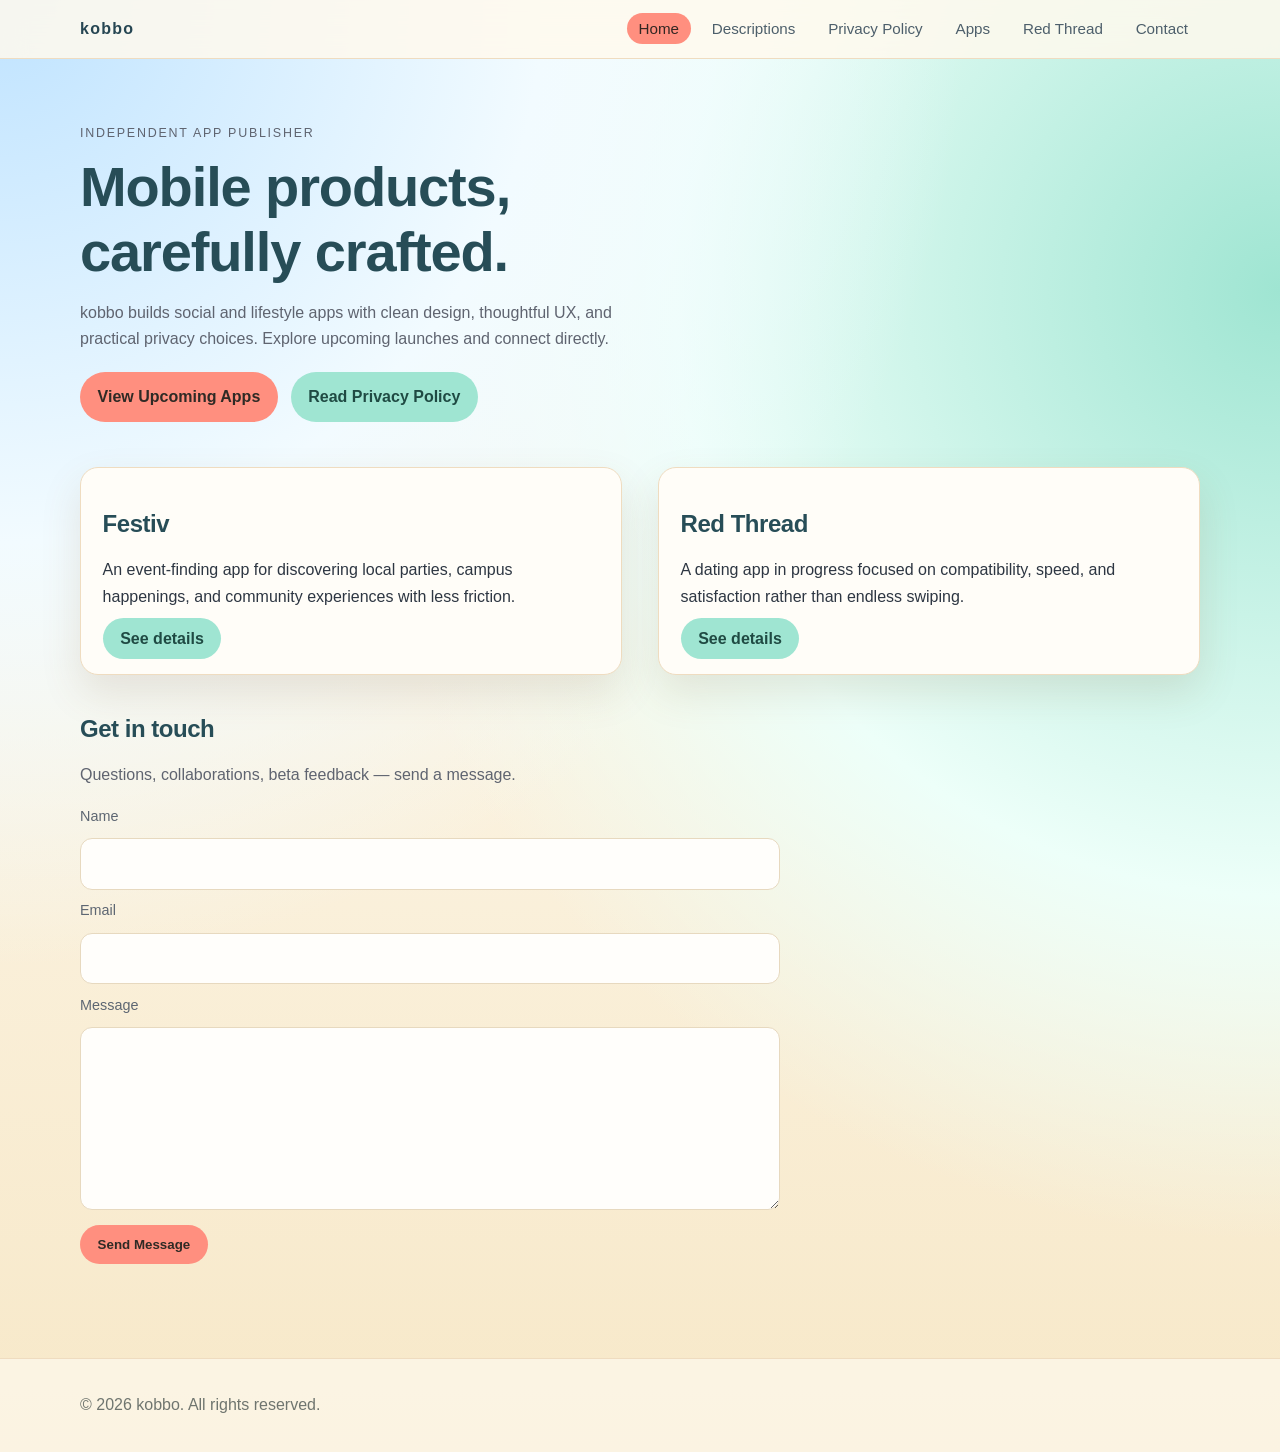
<file: index.html>
<!doctype html>
<html lang="en">
  <head>
    <meta charset="UTF-8" />
    <meta name="viewport" content="width=device-width, initial-scale=1.0" />
    <link rel="icon" href="/favicon.ico" sizes="any" />
    <title>kobbo | App Publisher Portfolio</title>
    <link rel="stylesheet" href="/styles.css" />
  </head>
  <body>
    <header class="site-header">
      <div class="container nav-wrap">
        <a class="brand" href="/">kobbo</a>
        <nav aria-label="Main navigation">
          <ul class="nav-links">
            <li><a href="/" aria-current="page">Home</a></li>
            <li><a href="/descriptions">Descriptions</a></li>
            <li><a href="/privacy-policy">Privacy Policy</a></li>
            <li><a href="/apps">Apps</a></li>
            <li><a href="/red-thread">Red Thread</a></li>
            <li><a href="#contact">Contact</a></li>
          </ul>
        </nav>
      </div>
    </header>

    <main>
      <section class="hero container reveal">
        <p class="eyebrow">Independent App Publisher</p>
        <h1>Mobile products, carefully crafted.</h1>
        <p class="lead">
          kobbo builds social and lifestyle apps with clean design, thoughtful UX,
          and practical privacy choices. Explore upcoming launches and connect directly.
        </p>
        <div class="hero-actions">
          <a class="btn" href="/apps">View Upcoming Apps</a>
          <a class="btn btn-secondary" href="/privacy-policy">Read Privacy Policy</a>
        </div>
      </section>

      <section class="container cards-grid reveal">
        <article class="card">
          <h2>Festiv</h2>
          <p>
            An event-finding app for discovering local parties, campus happenings,
            and community experiences with less friction.
          </p>
          <a class="btn btn-secondary" href="/apps#festiv">See details</a>
        </article>
        <article class="card">
          <h2>Red Thread</h2>
          <p>
            A dating app in progress focused on compatibility, speed, and satisfaction
             rather than endless swiping.
          </p>
          <a class="btn btn-secondary" href="/red-thread">See details</a>
        </article>
      </section>

      <section class="container contact reveal" id="contact">
        <h2>Get in touch</h2>
        <p class="lead">Questions, collaborations, beta feedback — send a message.</p>

        <div id="contactPanel" class="contact-panel">
          <form id="contactForm" class="contact-form" action="https://formsubmit.co/ajax/kob@kobbo.net" method="post">
            <input type="hidden" name="_subject" value="kobbo Portfolio Contact" />
            <input type="hidden" name="_captcha" value="false" />

            <label for="name">Name</label>
            <input id="name" name="name" type="text" required />

            <label for="email">Email</label>
            <input id="email" name="email" type="email" required />

            <label for="message">Message</label>
            <textarea id="message" name="message" rows="6" required></textarea>

            <div class="form-actions">
              <button type="submit" class="btn" id="contactSubmit">Send Message</button>
            </div>
            <p id="formStatus" class="form-status" aria-live="polite"></p>
          </form>

          <div id="formSuccess" class="form-success" aria-hidden="true">
            <span class="checkmark" aria-hidden="true">✓</span>
            <h3>Message Sent</h3>
            <p id="successText">Your message has been submitted successfully. I'll get back to you soon.</p>
            <button type="button" class="btn btn-secondary" id="revertSubmit">Send another message</button>
          </div>
        </div>
      </section>
    </main>

    <footer class="site-footer">
      <div class="container">
        <p>© <span id="year"></span> kobbo. All rights reserved.</p>
      </div>
    </footer>

    <script src="/script.js"></script>
  </body>
</html>
</file>
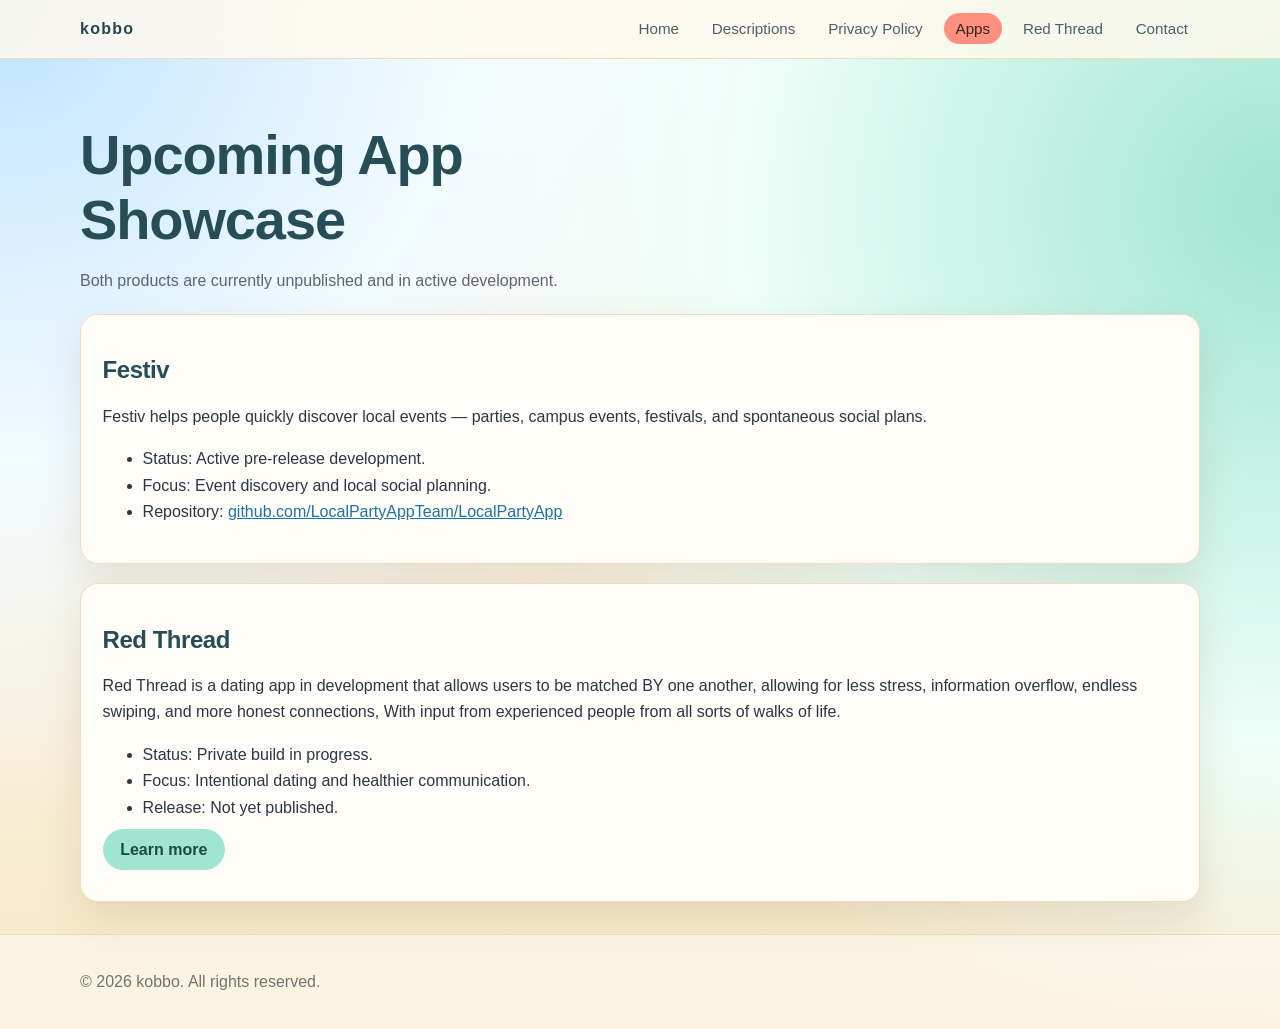
<file: apps/index.html>
<!doctype html>
<html lang="en">
  <head>
    <meta charset="UTF-8" />
    <meta name="viewport" content="width=device-width, initial-scale=1.0" />
    <link rel="icon" href="/favicon.ico" sizes="any" />
    <title>Upcoming Apps | kobbo</title>
    <link rel="stylesheet" href="/styles.css" />
  </head>
  <body>
    <header class="site-header">
      <div class="container nav-wrap">
        <a class="brand" href="/">kobbo</a>
        <nav aria-label="Main navigation">
          <ul class="nav-links">
            <li><a href="/">Home</a></li>
            <li><a href="/descriptions">Descriptions</a></li>
            <li><a href="/privacy-policy">Privacy Policy</a></li>
            <li><a href="/apps" aria-current="page">Apps</a></li>
            <li><a href="/red-thread">Red Thread</a></li>
            <li><a href="/#contact">Contact</a></li>
          </ul>
        </nav>
      </div>
    </header>

    <main class="container page-main reveal">
      <h1>Upcoming App Showcase</h1>
      <p class="lead">Both products are currently unpublished and in active development.</p>

      <article class="card app-detail" id="festiv">
        <h2>Festiv</h2>
        <p>
          Festiv helps people quickly discover local events — parties, campus events,
          festivals, and spontaneous social plans.
        </p>
        <ul>
          <li>Status: Active pre-release development.</li>
          <li>Focus: Event discovery and local social planning.</li>
          <li>
            Repository:
            <a href="https://github.com/LocalPartyAppTeam/LocalPartyApp" target="_blank" rel="noreferrer noopener">
              github.com/LocalPartyAppTeam/LocalPartyApp
            </a>
          </li>
        </ul>
      </article>

      <article class="card app-detail" id="Red Thread">
        <h2>Red Thread</h2>
        <p>
          Red Thread is a dating app in development that allows users to be matched BY one another,
          allowing for less stress, information overflow, endless swiping, and more honest connections, With input from
          experienced people from all sorts of walks of life.
        </p>
        <ul>
          <li>Status: Private build in progress.</li>
          <li>Focus: Intentional dating and healthier communication.</li>
          <li>Release: Not yet published.</li>
        </ul>
        <p><a class="btn btn-secondary" href="/red-thread">Learn more</a></p>
      </article>
    </main>

    <footer class="site-footer">
      <div class="container">
        <p>© <span id="year"></span> kobbo. All rights reserved.</p>
      </div>
    </footer>

    <script src="/script.js"></script>
  </body>
</html>
</file>
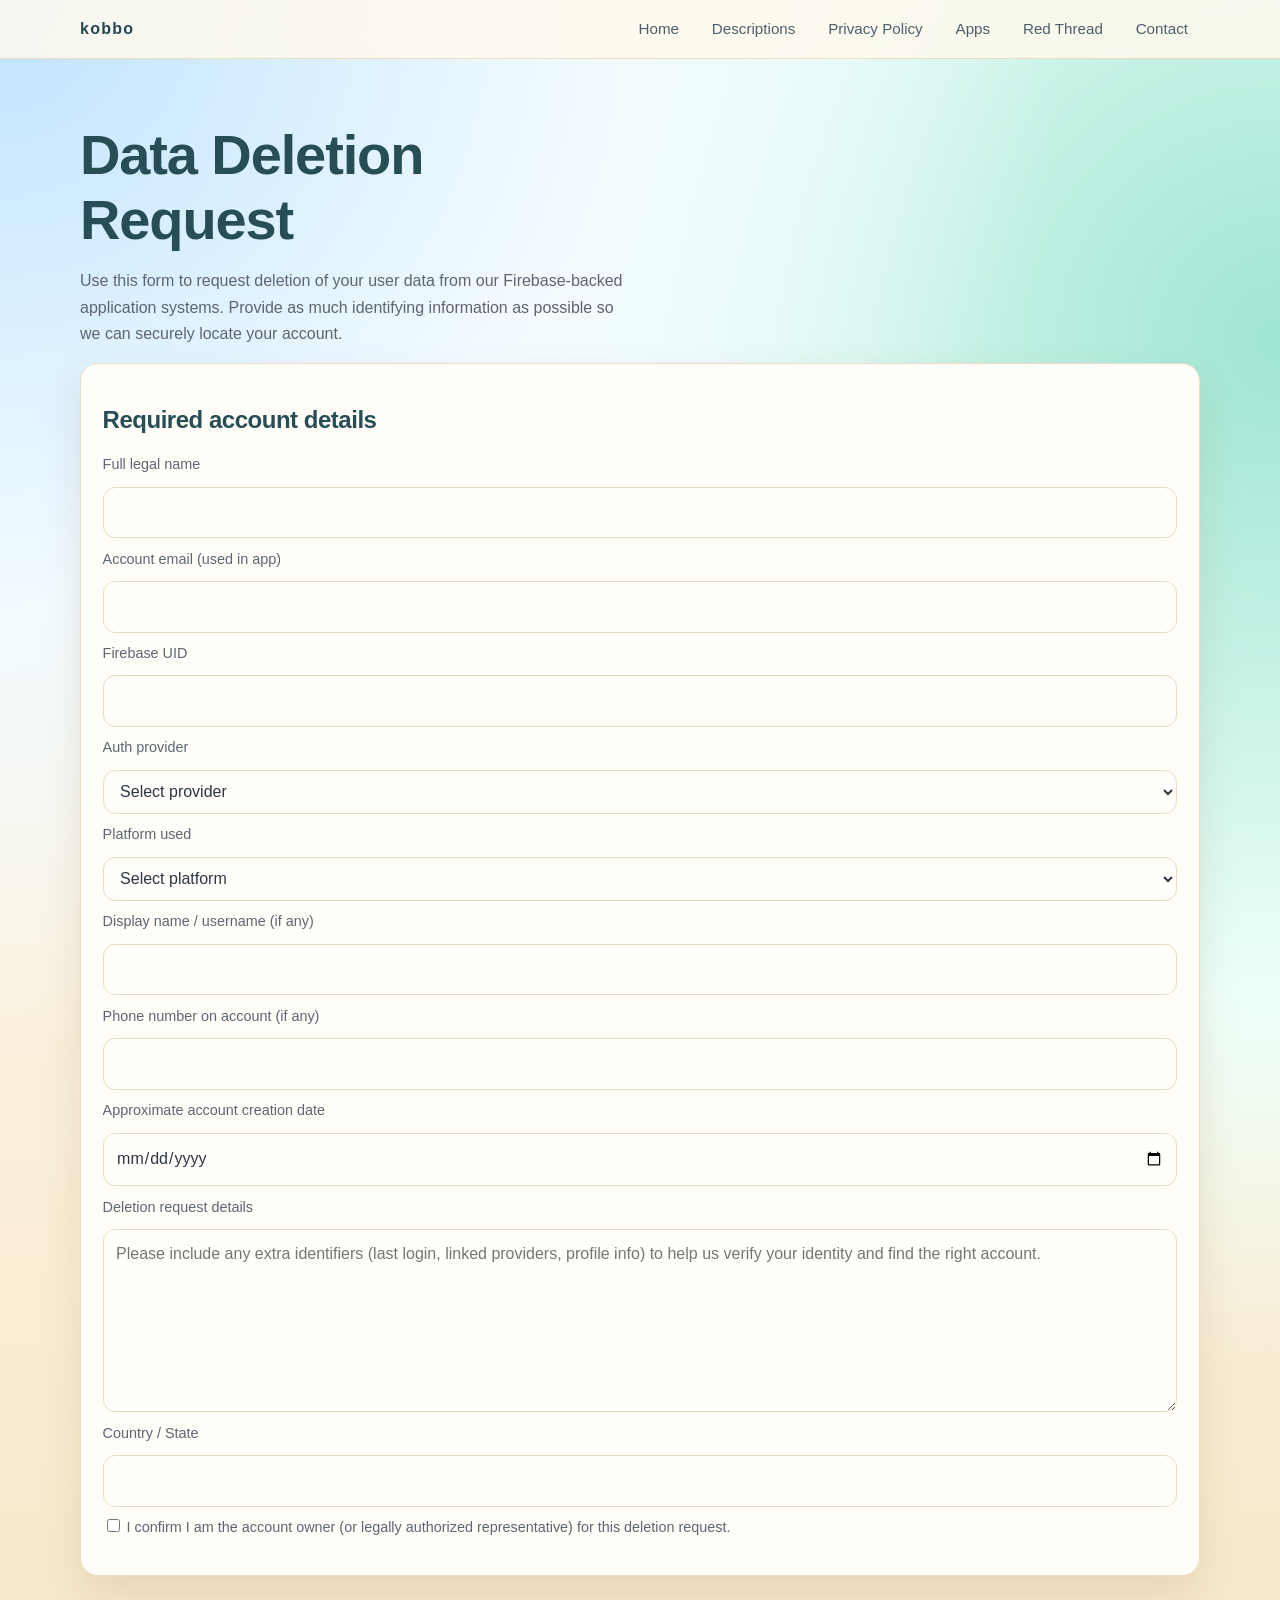
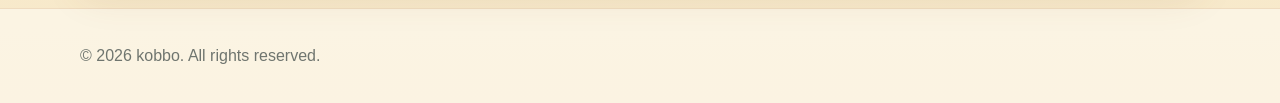
<file: delete-request/index.html>
<!doctype html>
<html lang="en">
  <head>
    <meta charset="UTF-8" />
    <meta name="viewport" content="width=device-width, initial-scale=1.0" />
    <link rel="icon" href="/favicon.ico" sizes="any" />
    <title>Data Deletion Request | kobbo</title>
    <link rel="stylesheet" href="/styles.css" />
  </head>
  <body>
    <header class="site-header">
      <div class="container nav-wrap">
        <a class="brand" href="/">kobbo</a>
        <nav aria-label="Main navigation">
          <ul class="nav-links">
            <li><a href="/">Home</a></li>
            <li><a href="/descriptions">Descriptions</a></li>
            <li><a href="/privacy-policy">Privacy Policy</a></li>
            <li><a href="/apps">Apps</a></li>
            <li><a href="/red-thread">Red Thread</a></li>
            <li><a href="/#contact">Contact</a></li>
          </ul>
        </nav>
      </div>
    </header>

    <main class="container page-main reveal">
      <h1>Data Deletion Request</h1>
      <p class="lead">
        Use this form to request deletion of your user data from our Firebase-backed application systems.
        Provide as much identifying information as possible so we can securely locate your account.
      </p>

      <section class="card">
        <h2>Required account details</h2>
        <form id="deletionRequestForm" class="contact-form" action="https://formsubmit.co/ajax/legal@kobbo.net" method="post">
          <input type="hidden" name="_subject" value="Firebase Data Deletion Request" />
          <input type="hidden" name="_captcha" value="false" />

          <label for="delete-fullname">Full legal name</label>
          <input id="delete-fullname" name="full_name" type="text" required />

          <label for="delete-email">Account email (used in app)</label>
          <input id="delete-email" name="account_email" type="email" required />

          <label for="delete-uid">Firebase UID</label>
          <input id="delete-uid" name="firebase_uid" type="text" required />

          <label for="delete-provider">Auth provider</label>
          <select id="delete-provider" name="auth_provider" required>
            <option value="" selected disabled>Select provider</option>
            <option value="email_password">Email/Password</option>
            <option value="google">Google</option>
            <option value="apple">Apple</option>
            <option value="phone">Phone</option>
            <option value="other">Other</option>
          </select>

          <label for="delete-platform">Platform used</label>
          <select id="delete-platform" name="platform" required>
            <option value="" selected disabled>Select platform</option>
            <option value="ios">iOS</option>
            <option value="android">Android</option>
            <option value="web">Web</option>
          </select>

          <label for="delete-display-name">Display name / username (if any)</label>
          <input id="delete-display-name" name="display_name" type="text" />

          <label for="delete-phone">Phone number on account (if any)</label>
          <input id="delete-phone" name="phone_number" type="tel" />

          <label for="delete-created">Approximate account creation date</label>
          <input id="delete-created" name="account_created" type="date" />

          <label for="delete-reason">Deletion request details</label>
          <textarea id="delete-reason" name="request_details" rows="6" required placeholder="Please include any extra identifiers (last login, linked providers, profile info) to help us verify your identity and find the right account."></textarea>

          <label for="delete-country">Country / State</label>
          <input id="delete-country" name="location" type="text" required />

          <label>
            <input type="checkbox" name="identity_confirmation" required />
            I confirm I am the account owner (or legally authorized representative) for this deletion request.
          </label>

          <label>
            <input type="checkbox" name="deletion_acknowledgement" required />
            I understand this request may permanently remove account data that cannot be recovered.
          </label>

          <button type="submit" class="btn" id="deletionSubmit">Submit Deletion Request</button>
          <p id="deletionStatus" class="form-status" aria-live="polite"></p>
        </form>
      </section>
    </main>

    <footer class="site-footer">
      <div class="container">
        <p>© <span id="year"></span> kobbo. All rights reserved.</p>
      </div>
    </footer>

    <script src="/script.js"></script>
  </body>
</html>
</file>
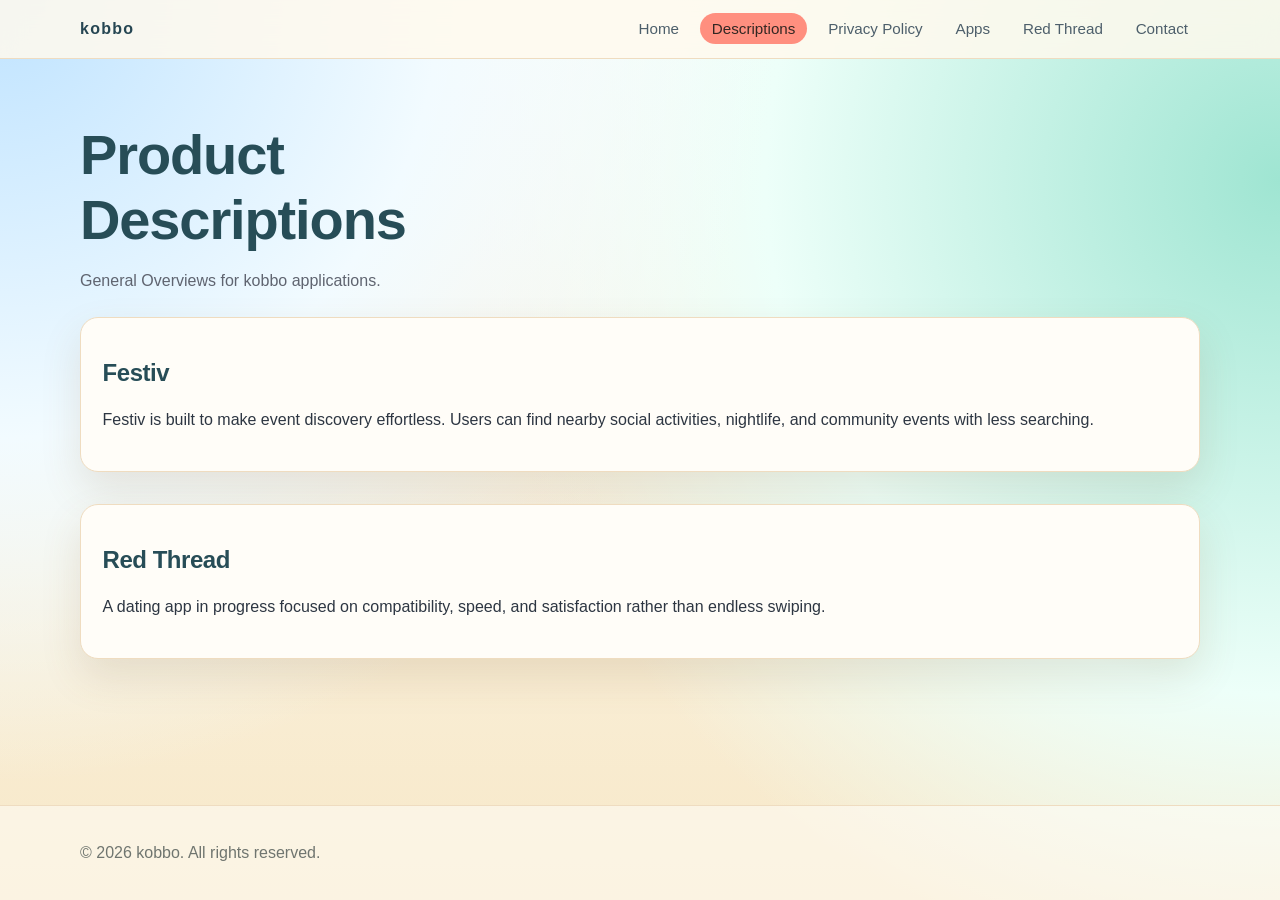
<file: descriptions/index.html>
<!doctype html>
<html lang="en">
  <head>
    <meta charset="UTF-8" />
    <meta name="viewport" content="width=device-width, initial-scale=1.0" />
    <link rel="icon" href="/favicon.ico" sizes="any" />
    <title>App Descriptions | kobbo</title>
    <link rel="stylesheet" href="/styles.css" />
  </head>
  <body>
    <header class="site-header">
      <div class="container nav-wrap">
        <a class="brand" href="/">kobbo</a>
        <nav aria-label="Main navigation">
          <ul class="nav-links">
            <li><a href="/">Home</a></li>
            <li><a href="/descriptions" aria-current="page">Descriptions</a></li>
            <li><a href="/privacy-policy">Privacy Policy</a></li>
            <li><a href="/apps">Apps</a></li>
            <li><a href="/red-thread">Red Thread</a></li>
            <li><a href="/#contact">Contact</a></li>
          </ul>
        </nav>
      </div>
    </header>

    <main class="container page-main reveal">
      <h1>Product Descriptions</h1>
      <p class="lead">General Overviews for kobbo applications.</p>

      <div class="description-list">
        <section class="card">
          <h2>Festiv</h2>
          <p>
            Festiv is built to make event discovery effortless. Users can find nearby
            social activities, nightlife, and community events with less searching.
          </p>
        </section>

        <section class="card">
          <h2>Red Thread</h2>
          <p>
            A dating app in progress focused on compatibility, speed, and satisfaction
             rather than endless swiping.
          </p>
        </section>
      </div>
    </main>

    <footer class="site-footer">
      <div class="container">
        <p>© <span id="year"></span> kobbo. All rights reserved.</p>
      </div>
    </footer>

    <script src="/script.js"></script>
  </body>
</html>
</file>
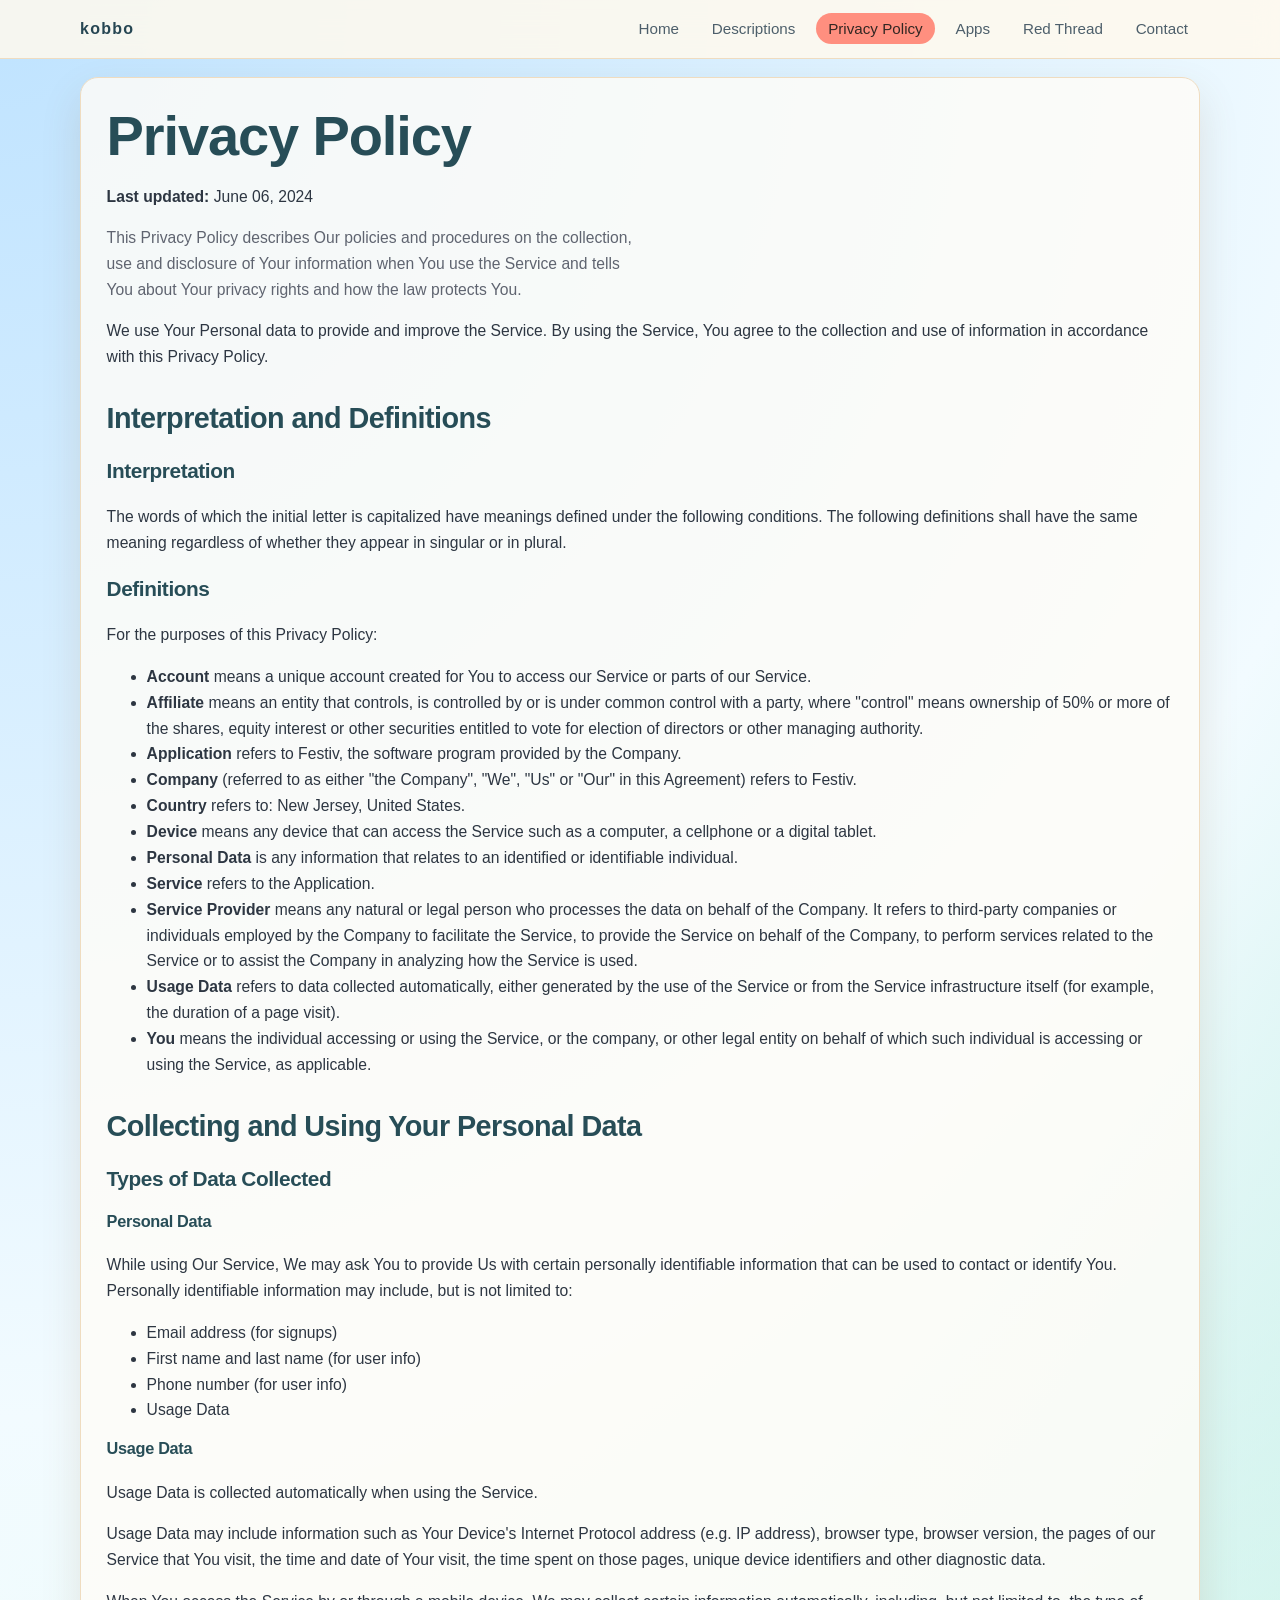
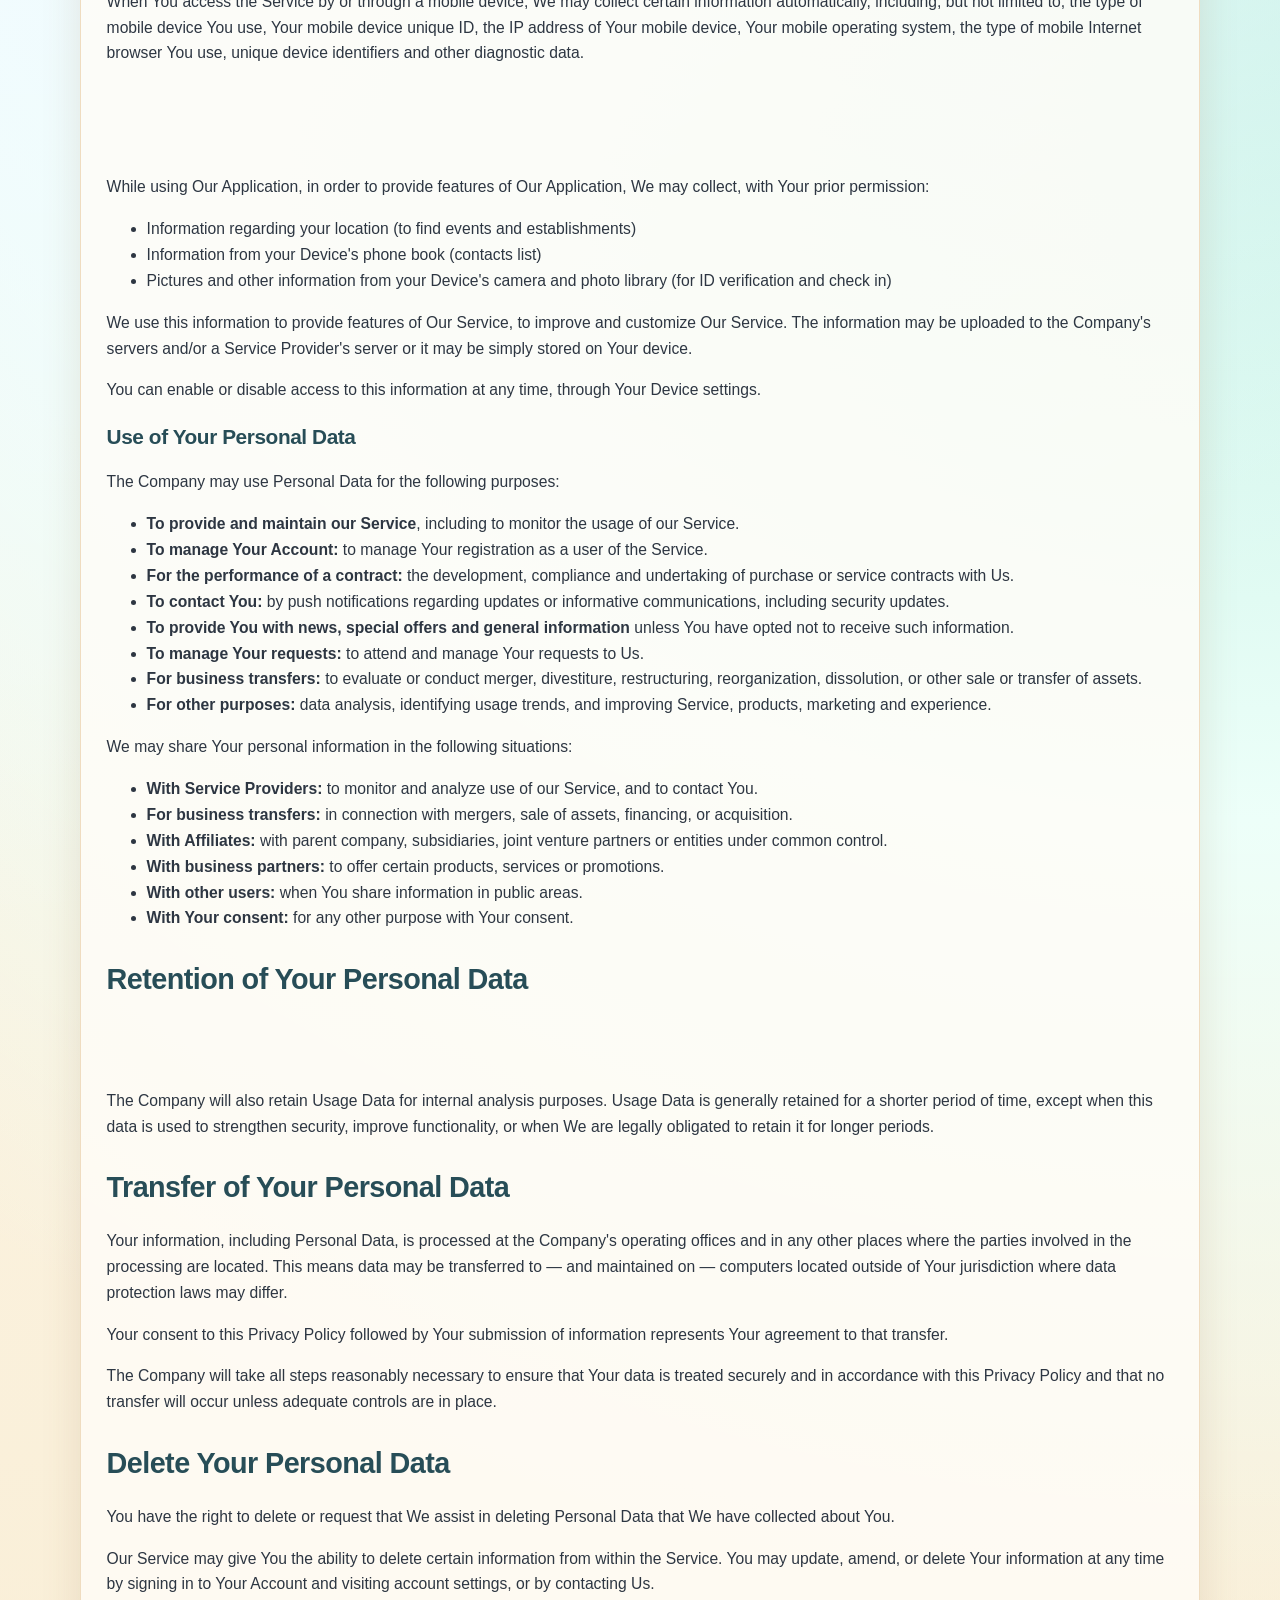
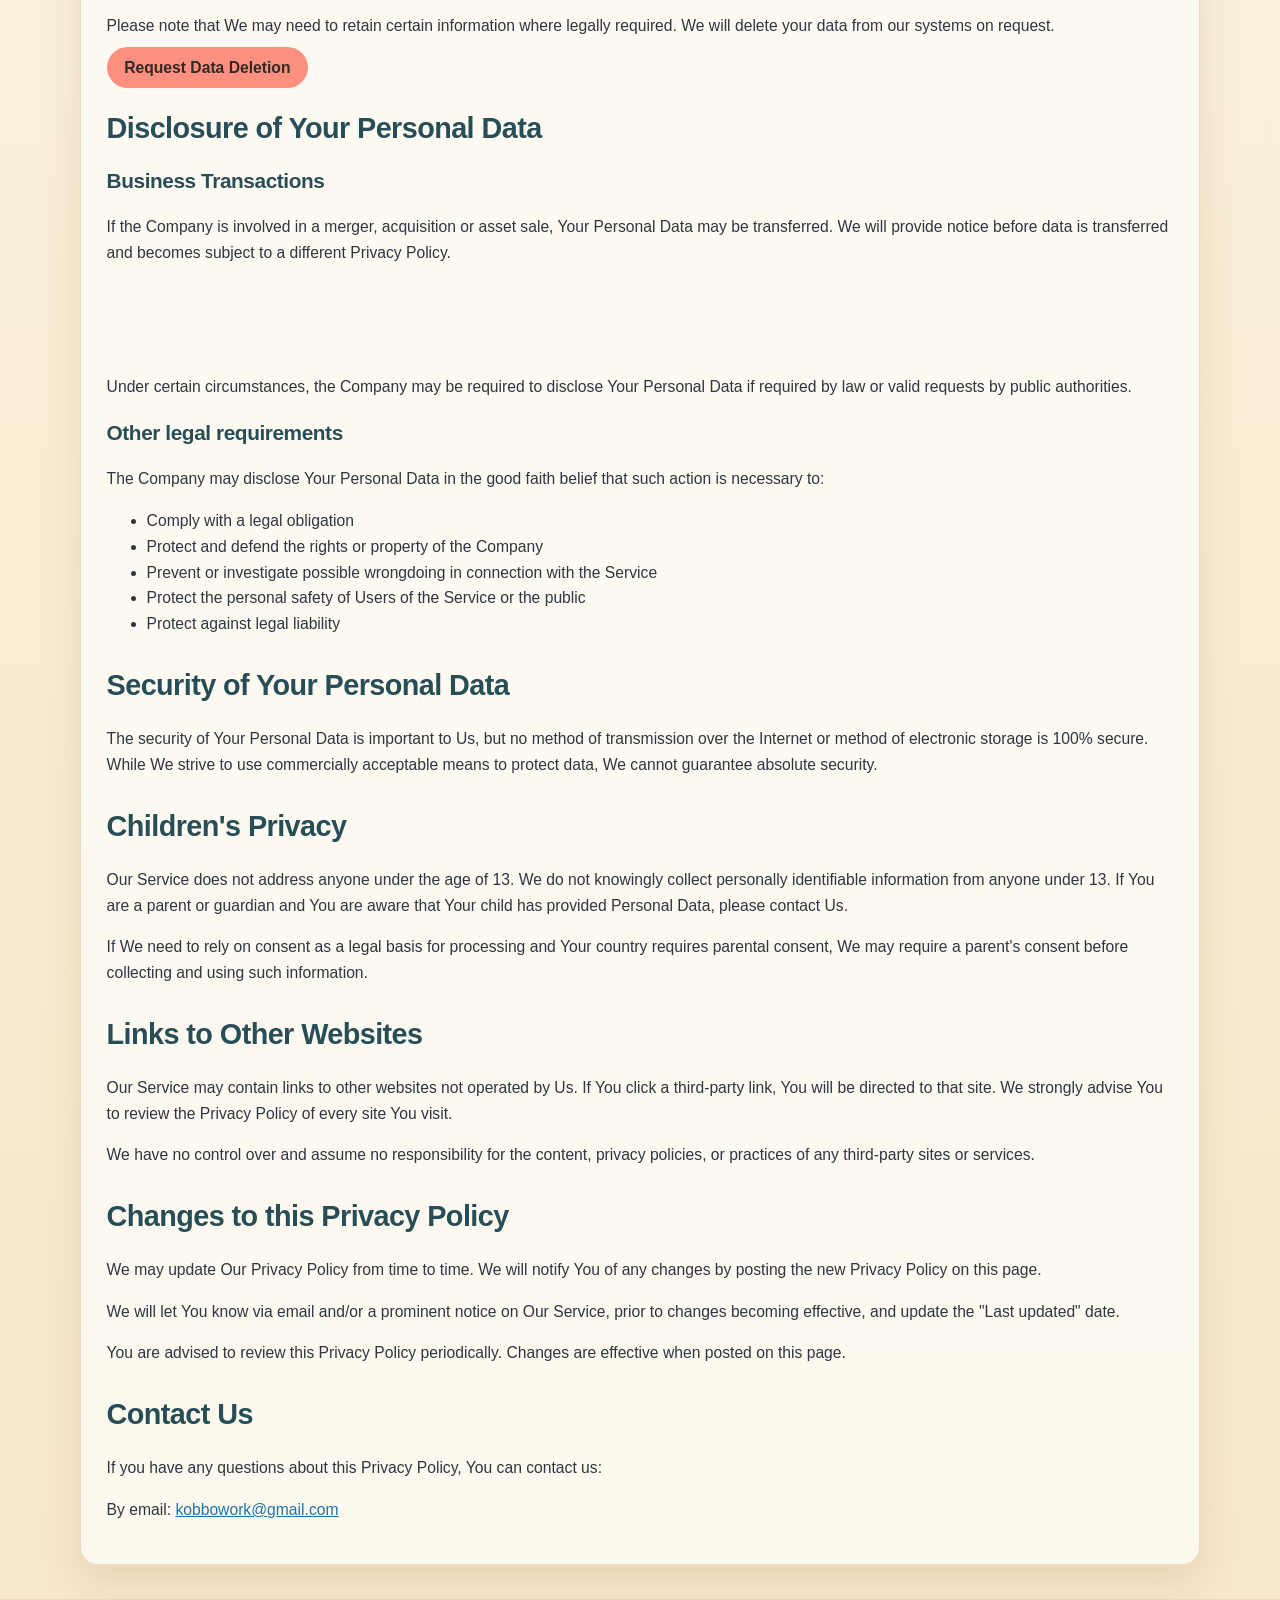
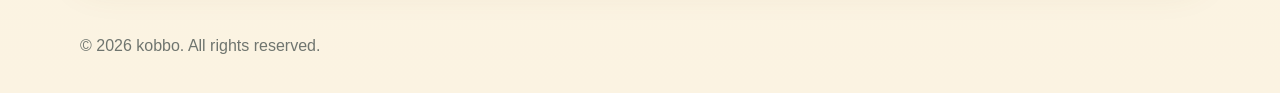
<file: privacy-policy/index.html>
<!doctype html>
<html lang="en">
  <head>
    <meta charset="UTF-8" />
    <meta name="viewport" content="width=device-width, initial-scale=1.0" />
    <link rel="icon" href="/favicon.ico" sizes="any" />
    <title>Privacy Policy | kobbo</title>
    <link rel="stylesheet" href="/styles.css" />
  </head>
  <body>
    <header class="site-header">
      <div class="container nav-wrap">
        <a class="brand" href="/">kobbo</a>
        <nav aria-label="Main navigation">
          <ul class="nav-links">
            <li><a href="/">Home</a></li>
            <li><a href="/descriptions">Descriptions</a></li>
            <li><a href="/privacy-policy" aria-current="page">Privacy Policy</a></li>
            <li><a href="/apps">Apps</a></li>
            <li><a href="/red-thread">Red Thread</a></li>
            <li><a href="/#contact">Contact</a></li>
          </ul>
        </nav>
      </div>
    </header>

    <main class="container page-main policy reveal">
      <h1>Privacy Policy</h1>
      <p><strong>Last updated:</strong> June 06, 2024</p>

      <p class="lead">
        This Privacy Policy describes Our policies and procedures on the collection,
        use and disclosure of Your information when You use the Service and tells
        You about Your privacy rights and how the law protects You.
      </p>
      <p>
        We use Your Personal data to provide and improve the Service. By using the
        Service, You agree to the collection and use of information in accordance
        with this Privacy Policy.
      </p>

      <h2>Interpretation and Definitions</h2>
      <h3>Interpretation</h3>
      <p>
        The words of which the initial letter is capitalized have meanings defined
        under the following conditions. The following definitions shall have the same
        meaning regardless of whether they appear in singular or in plural.
      </p>

      <h3>Definitions</h3>
      <p>For the purposes of this Privacy Policy:</p>
      <ul>
        <li><strong>Account</strong> means a unique account created for You to access our Service or parts of our Service.</li>
        <li><strong>Affiliate</strong> means an entity that controls, is controlled by or is under common control with a party, where "control" means ownership of 50% or more of the shares, equity interest or other securities entitled to vote for election of directors or other managing authority.</li>
        <li><strong>Application</strong> refers to Festiv, the software program provided by the Company.</li>
        <li><strong>Company</strong> (referred to as either "the Company", "We", "Us" or "Our" in this Agreement) refers to Festiv.</li>
        <li><strong>Country</strong> refers to: New Jersey, United States.</li>
        <li><strong>Device</strong> means any device that can access the Service such as a computer, a cellphone or a digital tablet.</li>
        <li><strong>Personal Data</strong> is any information that relates to an identified or identifiable individual.</li>
        <li><strong>Service</strong> refers to the Application.</li>
        <li><strong>Service Provider</strong> means any natural or legal person who processes the data on behalf of the Company. It refers to third-party companies or individuals employed by the Company to facilitate the Service, to provide the Service on behalf of the Company, to perform services related to the Service or to assist the Company in analyzing how the Service is used.</li>
        <li><strong>Usage Data</strong> refers to data collected automatically, either generated by the use of the Service or from the Service infrastructure itself (for example, the duration of a page visit).</li>
        <li><strong>You</strong> means the individual accessing or using the Service, or the company, or other legal entity on behalf of which such individual is accessing or using the Service, as applicable.</li>
      </ul>

      <h2>Collecting and Using Your Personal Data</h2>
      <h3>Types of Data Collected</h3>
      <h4>Personal Data</h4>
      <p>
        While using Our Service, We may ask You to provide Us with certain personally
        identifiable information that can be used to contact or identify You.
        Personally identifiable information may include, but is not limited to:
      </p>
      <ul>
        <li>Email address (for signups)</li>
        <li>First name and last name (for user info)</li>
        <li>Phone number (for user info)</li>
        <li>Usage Data</li>
      </ul>

      <h4>Usage Data</h4>
      <p>Usage Data is collected automatically when using the Service.</p>
      <p>
        Usage Data may include information such as Your Device's Internet Protocol
        address (e.g. IP address), browser type, browser version, the pages of our
        Service that You visit, the time and date of Your visit, the time spent on
        those pages, unique device identifiers and other diagnostic data.
      </p>
      <p>
        When You access the Service by or through a mobile device, We may collect
        certain information automatically, including, but not limited to, the type of
        mobile device You use, Your mobile device unique ID, the IP address of Your
        mobile device, Your mobile operating system, the type of mobile Internet
        browser You use, unique device identifiers and other diagnostic data.
      </p>
      <p>
        We may also collect information that Your browser sends whenever You visit our
        Service or when You access the Service by or through a mobile device.
      </p>

      <h3>Information Collected while Using the Application</h3>
      <p>
        While using Our Application, in order to provide features of Our Application,
        We may collect, with Your prior permission:
      </p>
      <ul>
        <li>Information regarding your location (to find events and establishments)</li>
        <li>Information from your Device's phone book (contacts list)</li>
        <li>Pictures and other information from your Device's camera and photo library (for ID verification and check in)</li>
      </ul>
      <p>
        We use this information to provide features of Our Service, to improve and
        customize Our Service. The information may be uploaded to the Company's
        servers and/or a Service Provider's server or it may be simply stored on Your
        device.
      </p>
      <p>
        You can enable or disable access to this information at any time, through
        Your Device settings.
      </p>

      <h3>Use of Your Personal Data</h3>
      <p>The Company may use Personal Data for the following purposes:</p>
      <ul>
        <li><strong>To provide and maintain our Service</strong>, including to monitor the usage of our Service.</li>
        <li><strong>To manage Your Account:</strong> to manage Your registration as a user of the Service.</li>
        <li><strong>For the performance of a contract:</strong> the development, compliance and undertaking of purchase or service contracts with Us.</li>
        <li><strong>To contact You:</strong> by push notifications regarding updates or informative communications, including security updates.</li>
        <li><strong>To provide You with news, special offers and general information</strong> unless You have opted not to receive such information.</li>
        <li><strong>To manage Your requests:</strong> to attend and manage Your requests to Us.</li>
        <li><strong>For business transfers:</strong> to evaluate or conduct merger, divestiture, restructuring, reorganization, dissolution, or other sale or transfer of assets.</li>
        <li><strong>For other purposes:</strong> data analysis, identifying usage trends, and improving Service, products, marketing and experience.</li>
      </ul>

      <p>We may share Your personal information in the following situations:</p>
      <ul>
        <li><strong>With Service Providers:</strong> to monitor and analyze use of our Service, and to contact You.</li>
        <li><strong>For business transfers:</strong> in connection with mergers, sale of assets, financing, or acquisition.</li>
        <li><strong>With Affiliates:</strong> with parent company, subsidiaries, joint venture partners or entities under common control.</li>
        <li><strong>With business partners:</strong> to offer certain products, services or promotions.</li>
        <li><strong>With other users:</strong> when You share information in public areas.</li>
        <li><strong>With Your consent:</strong> for any other purpose with Your consent.</li>
      </ul>

      <h2>Retention of Your Personal Data</h2>
      <p>
        The Company will retain Your Personal Data only for as long as is necessary
        for the purposes set out in this Privacy Policy. We will retain and use Your
        Personal Data as needed to comply with legal obligations, resolve disputes,
        and enforce legal agreements and policies.
      </p>
      <p>
        The Company will also retain Usage Data for internal analysis purposes.
        Usage Data is generally retained for a shorter period of time, except when
        this data is used to strengthen security, improve functionality, or when We
        are legally obligated to retain it for longer periods.
      </p>

      <h2>Transfer of Your Personal Data</h2>
      <p>
        Your information, including Personal Data, is processed at the Company's
        operating offices and in any other places where the parties involved in the
        processing are located. This means data may be transferred to — and maintained
        on — computers located outside of Your jurisdiction where data protection laws
        may differ.
      </p>
      <p>
        Your consent to this Privacy Policy followed by Your submission of information
        represents Your agreement to that transfer.
      </p>
      <p>
        The Company will take all steps reasonably necessary to ensure that Your data
        is treated securely and in accordance with this Privacy Policy and that no
        transfer will occur unless adequate controls are in place.
      </p>

      <h2>Delete Your Personal Data</h2>
      <p>
        You have the right to delete or request that We assist in deleting Personal
        Data that We have collected about You.
      </p>
      <p>
        Our Service may give You the ability to delete certain information from within
        the Service. You may update, amend, or delete Your information at any time by
        signing in to Your Account and visiting account settings, or by contacting Us.
      </p>
      <p>
        Please note that We may need to retain certain information where legally
        required. We will delete your data from our systems on request.
      </p>
      <p>
        <a class="btn" href="/delete-request">Request Data Deletion</a>
      </p>

      <h2>Disclosure of Your Personal Data</h2>
      <h3>Business Transactions</h3>
      <p>
        If the Company is involved in a merger, acquisition or asset sale, Your
        Personal Data may be transferred. We will provide notice before data is
        transferred and becomes subject to a different Privacy Policy.
      </p>
      <p>
        Under any circumstance of merger, acquisition, or asset sale, you will have
        the option to remove all your data from the application beforehand.
      </p>

      <h3>Law enforcement</h3>
      <p>
        Under certain circumstances, the Company may be required to disclose Your
        Personal Data if required by law or valid requests by public authorities.
      </p>

      <h3>Other legal requirements</h3>
      <p>
        The Company may disclose Your Personal Data in the good faith belief that such
        action is necessary to:
      </p>
      <ul>
        <li>Comply with a legal obligation</li>
        <li>Protect and defend the rights or property of the Company</li>
        <li>Prevent or investigate possible wrongdoing in connection with the Service</li>
        <li>Protect the personal safety of Users of the Service or the public</li>
        <li>Protect against legal liability</li>
      </ul>

      <h2>Security of Your Personal Data</h2>
      <p>
        The security of Your Personal Data is important to Us, but no method of
        transmission over the Internet or method of electronic storage is 100% secure.
        While We strive to use commercially acceptable means to protect data, We
        cannot guarantee absolute security.
      </p>

      <h2>Children's Privacy</h2>
      <p>
        Our Service does not address anyone under the age of 13. We do not knowingly
        collect personally identifiable information from anyone under 13. If You are a
        parent or guardian and You are aware that Your child has provided Personal
        Data, please contact Us.
      </p>
      <p>
        If We need to rely on consent as a legal basis for processing and Your country
        requires parental consent, We may require a parent's consent before collecting
        and using such information.
      </p>

      <h2>Links to Other Websites</h2>
      <p>
        Our Service may contain links to other websites not operated by Us. If You
        click a third-party link, You will be directed to that site. We strongly
        advise You to review the Privacy Policy of every site You visit.
      </p>
      <p>
        We have no control over and assume no responsibility for the content, privacy
        policies, or practices of any third-party sites or services.
      </p>

      <h2>Changes to this Privacy Policy</h2>
      <p>
        We may update Our Privacy Policy from time to time. We will notify You of any
        changes by posting the new Privacy Policy on this page.
      </p>
      <p>
        We will let You know via email and/or a prominent notice on Our Service,
        prior to changes becoming effective, and update the "Last updated" date.
      </p>
      <p>
        You are advised to review this Privacy Policy periodically. Changes are
        effective when posted on this page.
      </p>

      <h2>Contact Us</h2>
      <p>If you have any questions about this Privacy Policy, You can contact us:</p>
      <p>By email: <a href="mailto:kobbowork@gmail.com">kobbowork@gmail.com</a></p>
    </main>

    <footer class="site-footer">
      <div class="container">
        <p>© <span id="year"></span> kobbo. All rights reserved.</p>
      </div>
    </footer>

    <script src="/script.js"></script>
  </body>
</html>
</file>
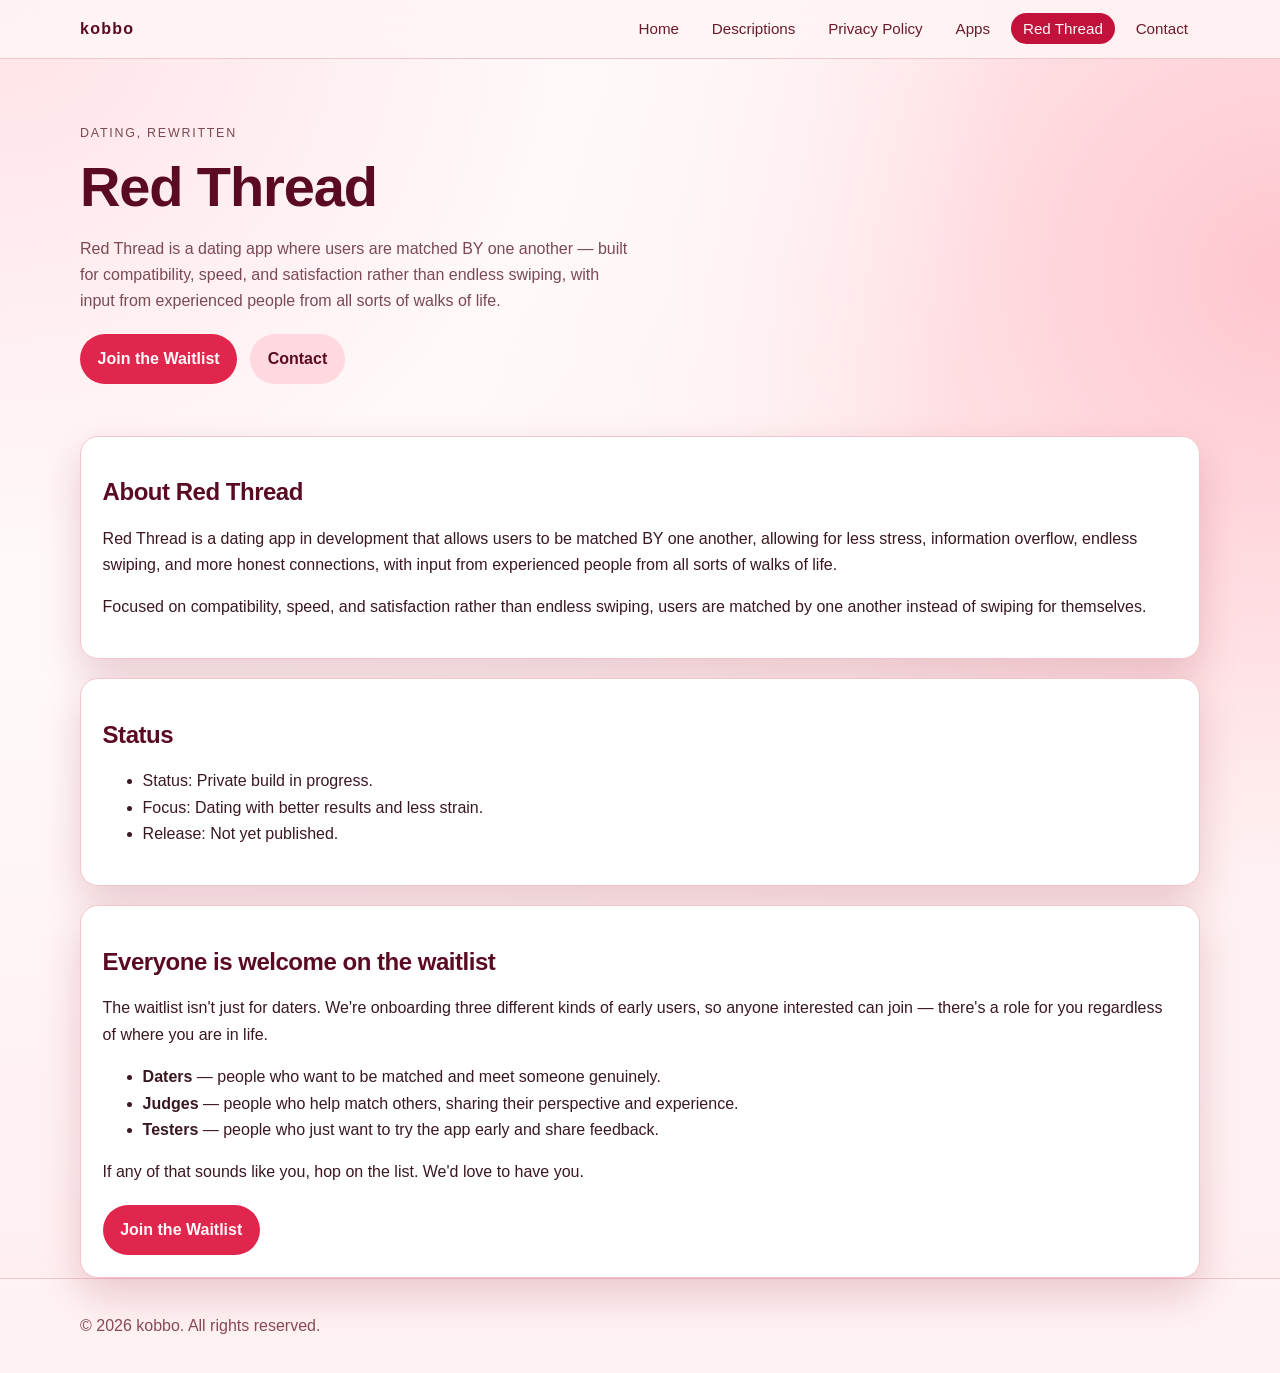
<file: red-thread/index.html>
<!doctype html>
<html lang="en">
  <head>
    <meta charset="UTF-8" />
    <meta name="viewport" content="width=device-width, initial-scale=1.0" />
    <link rel="icon" href="/redThreadLogo1.ico" sizes="any" />
    <title>Red Thread | kobbo</title>
    <link rel="stylesheet" href="/styles.css" />
  </head>
  <body class="theme-red-thread">
    <header class="site-header">
      <div class="container nav-wrap">
        <a class="brand" href="/">kobbo</a>
        <nav aria-label="Main navigation">
          <ul class="nav-links">
            <li><a href="/">Home</a></li>
            <li><a href="/descriptions">Descriptions</a></li>
            <li><a href="/privacy-policy">Privacy Policy</a></li>
            <li><a href="/apps">Apps</a></li>
            <li><a href="/red-thread" aria-current="page">Red Thread</a></li>
            <li><a href="/#contact">Contact</a></li>
          </ul>
        </nav>
      </div>
    </header>

    <main>
      <section class="hero container reveal">
        <p class="eyebrow">Dating, rewritten</p>
        <h1>Red Thread</h1>
        <p class="lead">
          Red Thread is a dating app where users are matched BY one another — built for
          compatibility, speed, and satisfaction rather than endless swiping, with input from
          experienced people from all sorts of walks of life.
        </p>
        <div class="hero-actions">
          <a
            class="btn"
            href="https://docs.google.com/forms/d/e/1FAIpQLSd2ZJ7E6VM4vXnRWm9Dsfvm_xrEhLgKjZ6Ulqrz69eKVIHI3A/viewform"
            target="_blank"
            rel="noreferrer noopener"
          >Join the Waitlist</a>
          <a class="btn btn-secondary" href="/#contact">Contact</a>
        </div>
      </section>

      <section class="container reveal">
        <article class="card app-detail">
          <h2>About Red Thread</h2>
          <p>
            Red Thread is a dating app in development that allows users to be matched BY one another,
            allowing for less stress, information overflow, endless swiping, and more honest connections,
            with input from experienced people from all sorts of walks of life.
          </p>
          <p>
            Focused on compatibility, speed, and satisfaction rather than endless swiping, users are
            matched by one another instead of swiping for themselves.
          </p>
        </article>

        <article class="card app-detail">
          <h2>Status</h2>
          <ul>
            <li>Status: Private build in progress.</li>
            <li>Focus: Dating with better results and less strain.</li>
            <li>Release: Not yet published.</li>
          </ul>
        </article>

        <article class="card app-detail">
          <h2>Everyone is welcome on the waitlist</h2>
          <p>
            The waitlist isn't just for daters. We're onboarding three different kinds of early users,
            so anyone interested can join — there's a role for you regardless of where you are in life.
          </p>
          <ul>
            <li><strong>Daters</strong> — people who want to be matched and meet someone genuinely.</li>
            <li><strong>Judges</strong> — people who help match others, sharing their perspective and experience.</li>
            <li><strong>Testers</strong> — people who just want to try the app early and share feedback.</li>
          </ul>
          <p>
            If any of that sounds like you, hop on the list. We'd love to have you.
          </p>
          <div class="hero-actions">
            <a
              class="btn"
              href="https://docs.google.com/forms/d/e/1FAIpQLSd2ZJ7E6VM4vXnRWm9Dsfvm_xrEhLgKjZ6Ulqrz69eKVIHI3A/viewform"
              target="_blank"
              rel="noreferrer noopener"
            >Join the Waitlist</a>
          </div>
        </article>
      </section>
    </main>

    <footer class="site-footer">
      <div class="container">
        <p>© <span id="year"></span> kobbo. All rights reserved.</p>
      </div>
    </footer>

    <script src="/script.js"></script>
  </body>
</html>
</file>
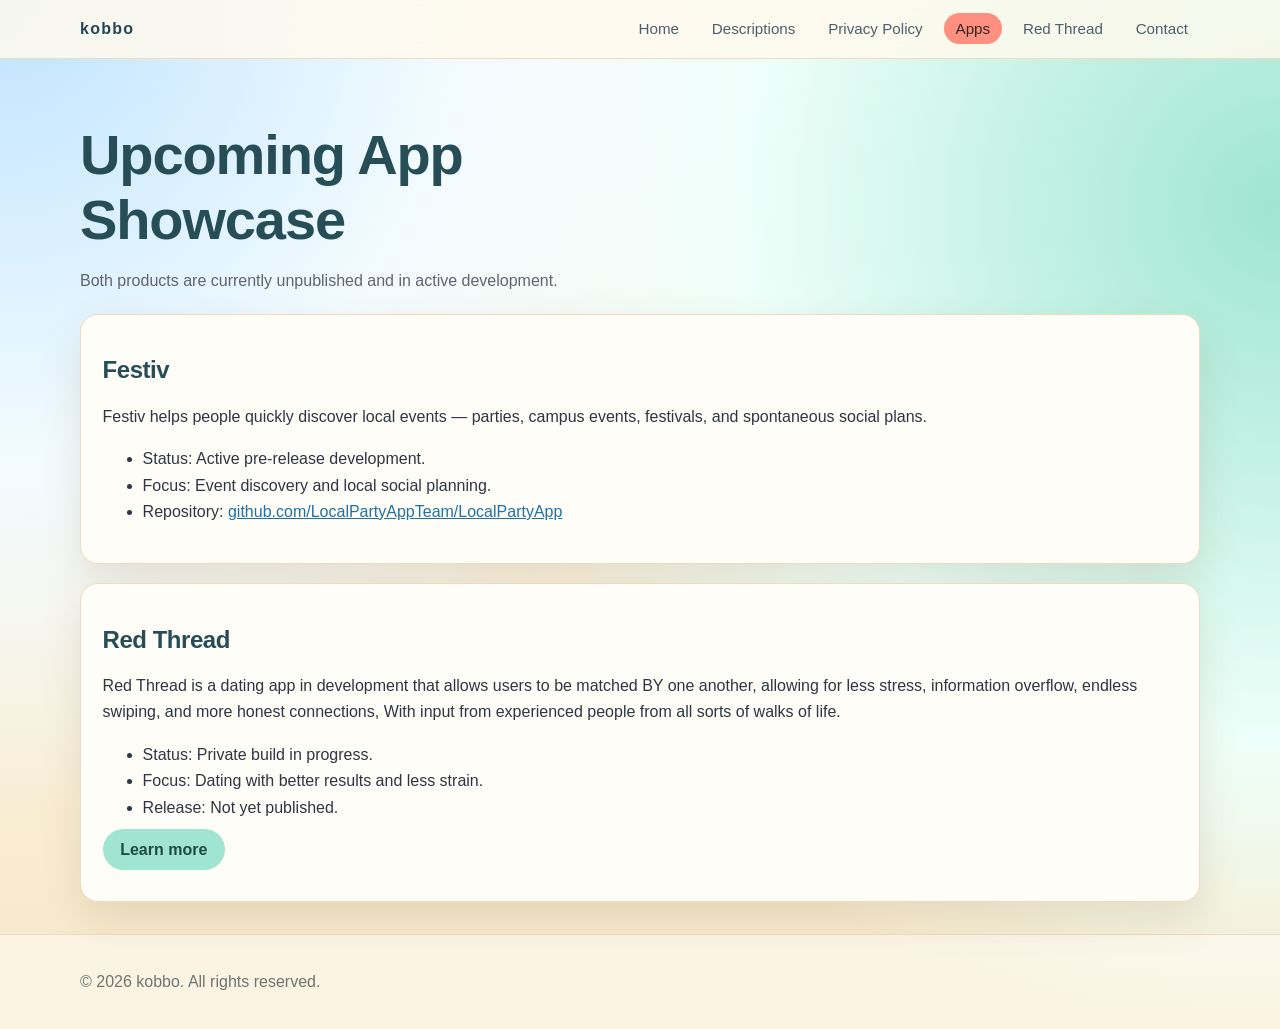
<file: apps.html>
<!doctype html>
<html lang="en">
  <head>
    <meta charset="UTF-8" />
    <meta name="viewport" content="width=device-width, initial-scale=1.0" />
    <link rel="icon" href="/favicon.ico" sizes="any" />
    <title>Upcoming Apps | kobbo</title>
    <link rel="stylesheet" href="/styles.css" />
  </head>
  <body>
    <header class="site-header">
      <div class="container nav-wrap">
        <a class="brand" href="/">kobbo</a>
        <nav aria-label="Main navigation">
          <ul class="nav-links">
            <li><a href="/">Home</a></li>
            <li><a href="/descriptions">Descriptions</a></li>
            <li><a href="/privacy-policy">Privacy Policy</a></li>
            <li><a href="/apps" aria-current="page">Apps</a></li>
            <li><a href="/red-thread">Red Thread</a></li>
            <li><a href="/#contact">Contact</a></li>
          </ul>
        </nav>
      </div>
    </header>

    <main class="container page-main reveal">
      <h1>Upcoming App Showcase</h1>
      <p class="lead">Both products are currently unpublished and in active development.</p>

      <article class="card app-detail" id="festiv">
        <h2>Festiv</h2>
        <p>
          Festiv helps people quickly discover local events — parties, campus events,
          festivals, and spontaneous social plans.
        </p>
        <ul>
          <li>Status: Active pre-release development.</li>
          <li>Focus: Event discovery and local social planning.</li>
          <li>
            Repository:
            <a href="https://github.com/LocalPartyAppTeam/LocalPartyApp" target="_blank" rel="noreferrer noopener">
              github.com/LocalPartyAppTeam/LocalPartyApp
            </a>
          </li>
        </ul>
      </article>

      <article class="card app-detail" id="Red Thread">
        <h2>Red Thread</h2>
        <p>
          Red Thread is a dating app in development that allows users to be matched BY one another,
          allowing for less stress, information overflow, endless swiping, and more honest connections, With input from
          experienced people from all sorts of walks of life.
        </p>
        <ul>
          <li>Status: Private build in progress.</li>
          <li>Focus: Dating with better results and less strain.</li>
          <li>Release: Not yet published.</li>
        </ul>
        <p><a class="btn btn-secondary" href="/red-thread">Learn more</a></p>
      </article>
    </main>

    <footer class="site-footer">
      <div class="container">
        <p>© <span id="year"></span> kobbo. All rights reserved.</p>
      </div>
    </footer>

    <script src="/script.js"></script>
  </body>
</html>
</file>
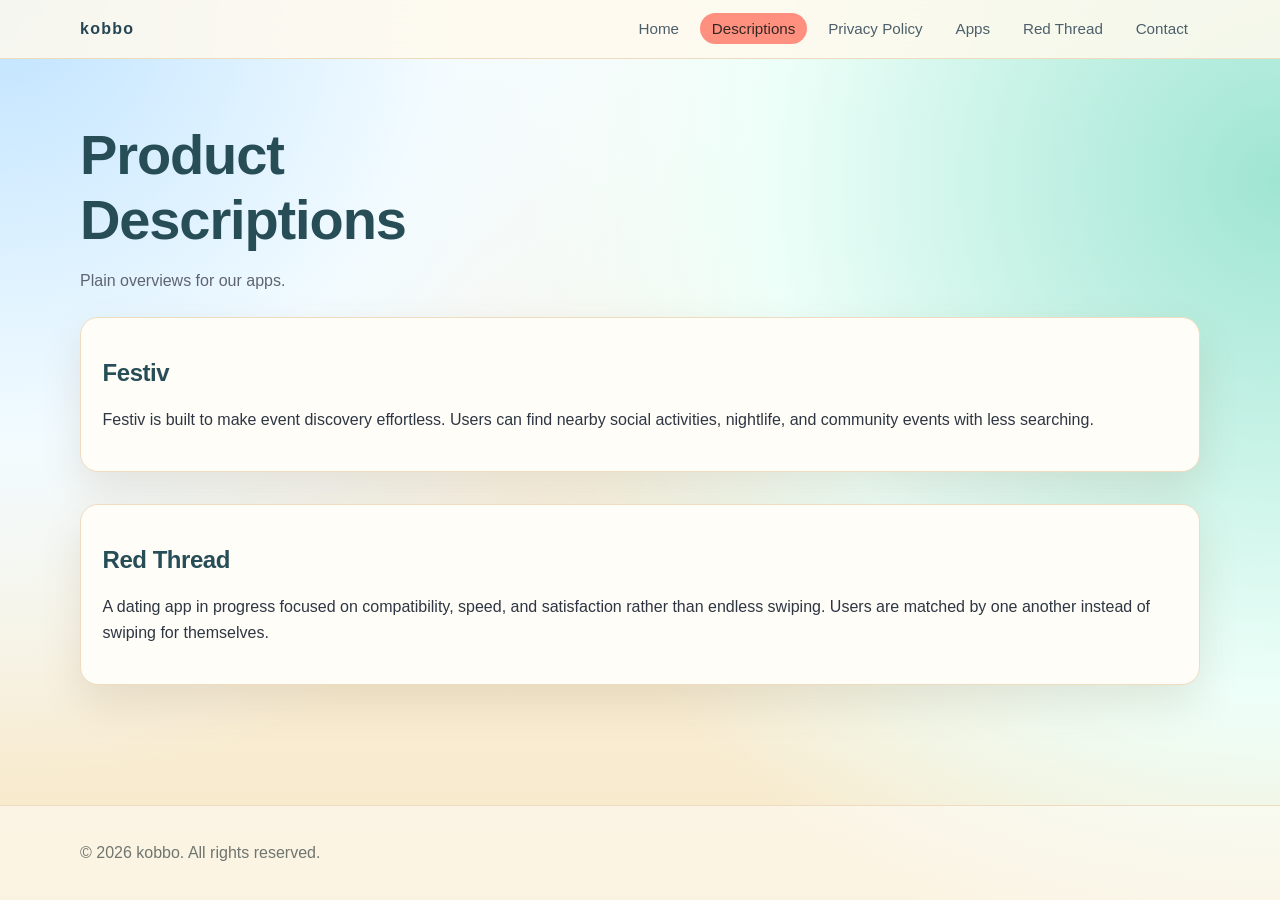
<file: descriptions.html>
<!doctype html>
<html lang="en">
  <head>
    <meta charset="UTF-8" />
    <meta name="viewport" content="width=device-width, initial-scale=1.0" />
    <link rel="icon" href="/favicon.ico" sizes="any" />
    <title>App Descriptions | kobbo</title>
    <link rel="stylesheet" href="/styles.css" />
  </head>
  <body>
    <header class="site-header">
      <div class="container nav-wrap">
        <a class="brand" href="/">kobbo</a>
        <nav aria-label="Main navigation">
          <ul class="nav-links">
            <li><a href="/">Home</a></li>
            <li><a href="/descriptions" aria-current="page">Descriptions</a></li>
            <li><a href="/privacy-policy">Privacy Policy</a></li>
            <li><a href="/apps">Apps</a></li>
            <li><a href="/red-thread">Red Thread</a></li>
            <li><a href="/#contact">Contact</a></li>
          </ul>
        </nav>
      </div>
    </header>

    <main class="container page-main reveal">
      <h1>Product Descriptions</h1>
      <p class="lead">Plain overviews for our apps.</p>

      <div class="description-list">
        <section class="card">
          <h2>Festiv</h2>
          <p>
            Festiv is built to make event discovery effortless. Users can find nearby
            social activities, nightlife, and community events with less searching.
          </p>
        </section>

        <section class="card">
          <h2>Red Thread</h2>
          <p>
            A dating app in progress focused on compatibility, speed, and satisfaction
             rather than endless swiping. Users are matched by one another 
             instead of swiping for themselves.
          </p>
        </section>
      </div>
    </main>

    <footer class="site-footer">
      <div class="container">
        <p>© <span id="year"></span> kobbo. All rights reserved.</p>
      </div>
    </footer>

    <script src="/script.js"></script>
  </body>
</html>
</file>
<file: styles.css>
:root {
  --salmon: #ff8f7f;
  --seafoam: #9fe5d2;
  --sand: #f7e8c8;
  --baby-blue: #bfe3ff;

  --bg: #fff9ee;
  --surface: #fffdf8;
  --ink: #2d3642;
  --muted: #6e7078;
  --line: #efdcc0;
  --accent: #ff8f7f;
  --accent-ink: #2f2a25;
  --max-width: 1120px;
  --radius: 18px;
  --shadow: 0 18px 40px rgba(125, 89, 53, 0.14);
}

* {
  box-sizing: border-box;
}

html {
  scroll-behavior: smooth;
}

body {
  margin: 0;
  min-height: 100vh;
  display: flex;
  flex-direction: column;
  font-family: "Inter", "Avenir Next", "Segoe UI", Roboto, sans-serif;
  color: var(--ink);
  background:
    radial-gradient(circle at 0% 0%, var(--baby-blue) 0%, #f2fbff 28%, transparent 50%),
    radial-gradient(circle at 100% 20%, var(--seafoam) 0%, #edfff9 35%, transparent 55%),
    linear-gradient(180deg, #fffdf8 0%, var(--sand) 100%);
  line-height: 1.65;
}

main {
  flex: 1 0 auto;
}

a {
  color: #1f72a8;
}

.container {
  width: min(var(--max-width), 92%);
  margin: 0 auto;
}

.site-header {
  position: sticky;
  top: 0;
  z-index: 50;
  background: rgba(255, 249, 238, 0.85);
  backdrop-filter: blur(12px);
  border-bottom: 1px solid var(--line);
}

.nav-wrap {
  display: flex;
  align-items: center;
  justify-content: space-between;
  gap: 1rem;
  padding: 1rem 0;
}

.brand {
  text-decoration: none;
  color: #264653;
  font-weight: 800;
  letter-spacing: 0.08em;
  text-transform: lowercase;
}

.nav-links {
  list-style: none;
  display: flex;
  flex-wrap: wrap;
  gap: 0.55rem;
  padding: 0;
  margin: 0;
}

.nav-links a {
  text-decoration: none;
  color: #4d5f6b;
  font-size: 0.95rem;
  padding: 0.45rem 0.75rem;
  border-radius: 999px;
  transition: background-color 0.25s ease, color 0.25s ease;
}

.nav-links a:hover {
  background: var(--baby-blue);
  color: #1f5170;
}

.nav-links a[aria-current='page'] {
  background: var(--salmon);
  color: #332723;
}

.hero,
.page-main {
  padding: clamp(2.4rem, 5vw, 5rem) 0 2rem;
}

.eyebrow {
  text-transform: uppercase;
  letter-spacing: 0.14em;
  font-size: 0.78rem;
  color: #5f8f96;
  margin: 0 0 0.7rem;
}

h1,
h2,
h3,
h4 {
  line-height: 1.15;
  letter-spacing: -0.02em;
  color: #274d57;
}

h1 {
  font-size: clamp(2rem, 5vw, 3.5rem);
  margin: 0;
  max-width: 16ch;
}

.lead,
.hero p {
  max-width: 62ch;
  color: #5f6470;
}

.hero-actions {
  display: flex;
  gap: 0.8rem;
  flex-wrap: wrap;
  margin-top: 1.2rem;
}

.btn {
  border: none;
  border-radius: 999px;
  background: var(--salmon);
  color: var(--accent-ink);
  font-weight: 700;
  text-decoration: none;
  padding: 0.75rem 1.1rem;
  cursor: pointer;
  transition: transform 0.2s ease, filter 0.2s ease;
}

.btn:hover {
  transform: translateY(-1px);
  filter: brightness(1.04);
}

.btn-secondary {
  background: var(--seafoam);
  color: #1f4a43;
}

.btn:disabled {
  opacity: 0.7;
  cursor: wait;
}

.cards-grid {
  display: grid;
  grid-template-columns: repeat(auto-fit, minmax(280px, 1fr));
  gap: 2.25rem;
  margin: 0.8rem auto 2.5rem;
}

.card {
  background: var(--surface);
  border: 1px solid var(--line);
  border-radius: var(--radius);
  padding: 1.35rem;
  box-shadow: var(--shadow);
}

.description-list {
  display: grid;
  gap: 2rem;
  margin-top: 1.4rem;
}

.app-detail {
  margin-top: 1.2rem;
}

.contact {
  margin: 1rem auto 3rem;
}

.contact-panel {
  max-width: 700px;
}

.contact-form {
  display: grid;
  gap: 0.6rem;
  transform-origin: top center;
  transition: opacity 0.45s ease, transform 0.45s ease, max-height 0.45s ease;
  max-height: 1100px;
  overflow: hidden;
}

.form-actions {
  display: flex;
  flex-wrap: wrap;
  gap: 0.6rem;
  margin-top: 0.3rem;
}

.contact-panel.is-submitted .contact-form {
  opacity: 0;
  transform: scale(0.72);
  max-height: 0;
  pointer-events: none;
}

label {
  font-size: 0.9rem;
  color: #5d6672;
}

input,
textarea,
select {
  border: 1px solid #e7d9bf;
  border-radius: 12px;
  padding: 0.72rem 0.78rem;
  font: inherit;
  background: #fffefb;
  color: var(--ink);
}

.form-status {
  min-height: 1.4em;
  margin: 0.4rem 0 0;
  color: #2e6f8f;
  font-size: 0.92rem;
}

.form-status.error {
  color: #ba5750;
}

.form-success {
  display: grid;
  justify-items: center;
  text-align: center;
  gap: 0.35rem;
  margin-top: 0.6rem;
  opacity: 0;
  transform: translateY(14px) scale(0.94);
  transition: opacity 0.45s ease, transform 0.45s ease;
  pointer-events: none;
  max-height: 0;
  overflow: hidden;
}

.form-success.visible {
  opacity: 1;
  transform: translateY(0) scale(1);
  max-height: 240px;
  pointer-events: auto;
}

.checkmark {
  width: 60px;
  height: 60px;
  border-radius: 50%;
  display: grid;
  place-items: center;
  font-size: 2rem;
  color: #1f4a43;
  background: var(--seafoam);
}

.form-success.visible .checkmark {
  animation: pop-check 0.55s ease;
}

#revertSubmit {
  margin-top: 0.4rem;
}

.policy {
  margin-top: 1.1rem;
  margin-bottom: 2.1rem;
  background: rgba(255, 253, 248, 0.82);
  border: 1px solid var(--line);
  border-radius: var(--radius);
  box-shadow: var(--shadow);
  padding: clamp(1rem, 2vw, 1.8rem);
}

.policy h2 {
  margin-top: 2rem;
  font-size: clamp(1.3rem, 2.6vw, 1.8rem);
}

.policy h3 {
  margin-top: 1.35rem;
  font-size: clamp(1.05rem, 2vw, 1.3rem);
}

.policy h4 {
  margin-top: 1rem;
  font-size: 1.02rem;
}

.policy p,
.policy li {
  font-size: 0.98rem;
}

.site-footer {
  border-top: 1px solid var(--line);
  margin-top: auto;
  padding: 1.1rem 0;
  color: #6f756f;
  background: rgba(255, 253, 248, 0.55);
}

/* Scroll reveal */
.reveal {
  opacity: 0;
  transform: translateY(28px);
  transition: opacity 0.75s cubic-bezier(0.22, 1, 0.36, 1), transform 0.75s cubic-bezier(0.22, 1, 0.36, 1);
}

.reveal.in-view {
  opacity: 1;
  transform: translateY(0);
}

/* Page transitions */
.page-enter {
  opacity: 0;
  transform: translateY(10px);
}

.page-enter.page-enter-active {
  opacity: 1;
  transform: translateY(0);
  transition: opacity 0.45s ease, transform 0.45s ease;
}

.page-exit-active {
  opacity: 0;
  transform: translateX(10px);
  transition: opacity 0.25s ease, transform 0.25s ease;
}

@keyframes pop-check {
  0% { transform: scale(0.45); }
  70% { transform: scale(1.1); }
  100% { transform: scale(1); }
}

/* Red Thread theme */
body.theme-red-thread {
  --bg: #fff5f5;
  --surface: #ffffff;
  --ink: #3a1820;
  --muted: #7a4a55;
  --line: #f3c6cc;
  --accent: #c2123b;
  --accent-ink: #fff7f8;
  --salmon: #e0264c;
  --seafoam: #ffd9df;
  --sand: #fff0f1;
  --baby-blue: #ffe3e7;
  --shadow: 0 18px 40px rgba(138, 10, 38, 0.18);
  background:
    radial-gradient(circle at 0% 0%, #ffe3e7 0%, #fff8f9 30%, transparent 55%),
    radial-gradient(circle at 100% 20%, #ffc6cf 0%, #fff0f1 35%, transparent 60%),
    linear-gradient(180deg, #ffffff 0%, #ffeef0 100%);
}

body.theme-red-thread h1,
body.theme-red-thread h2,
body.theme-red-thread h3,
body.theme-red-thread h4 {
  color: #5a0b22;
}

body.theme-red-thread .brand {
  color: #5a0b22;
}

body.theme-red-thread .nav-links a {
  color: #6b1a2f;
}

body.theme-red-thread .nav-links a:hover {
  background: #ffd9df;
  color: #5a0b22;
}

body.theme-red-thread .nav-links a[aria-current='page'] {
  background: var(--accent);
  color: #fff7f8;
}

body.theme-red-thread .site-header {
  background: rgba(255, 245, 245, 0.85);
  border-bottom-color: #f3c6cc;
}

body.theme-red-thread .eyebrow {
  color: #a8264a;
}

body.theme-red-thread .lead,
body.theme-red-thread .hero p {
  color: #7a4a55;
}

body.theme-red-thread .btn {
  color: #fff7f8;
}

body.theme-red-thread .btn-secondary {
  background: #ffd9df;
  color: #5a0b22;
}

body.theme-red-thread .site-footer {
  background: rgba(255, 245, 245, 0.6);
  color: #8a4a55;
  border-top-color: #f3c6cc;
}

body.theme-red-thread a {
  color: #c2123b;
}

/* Red Thread sweep overlay */
.rt-overlay {
  position: fixed;
  inset: 0;
  z-index: 100;
  transform: translateX(-100%);
  background:
    linear-gradient(110deg, #ffffff 0%, #ffd2da 18%, #e0264c 45%, #8a0a26 100%);
  pointer-events: none;
  will-change: transform;
}

.rt-overlay.sweep-in {
  animation: rt-sweep-in 650ms cubic-bezier(0.7, 0, 0.2, 1) forwards;
}

.rt-overlay.sweep-out {
  animation: rt-sweep-out 650ms cubic-bezier(0.7, 0, 0.2, 1) forwards;
}

@keyframes rt-sweep-in {
  from { transform: translateX(-100%); }
  to   { transform: translateX(0); }
}

@keyframes rt-sweep-out {
  from { transform: translateX(0); }
  to   { transform: translateX(100%); }
}

@media (max-width: 760px) {
  .nav-wrap {
    flex-direction: column;
    align-items: flex-start;
  }

  .hero,
  .page-main {
    padding-top: 2rem;
  }
}

@media (prefers-reduced-motion: reduce) {
  html { scroll-behavior: auto; }
  * { animation: none !important; transition: none !important; }
  .reveal { opacity: 1; transform: none; }
}
</file>
